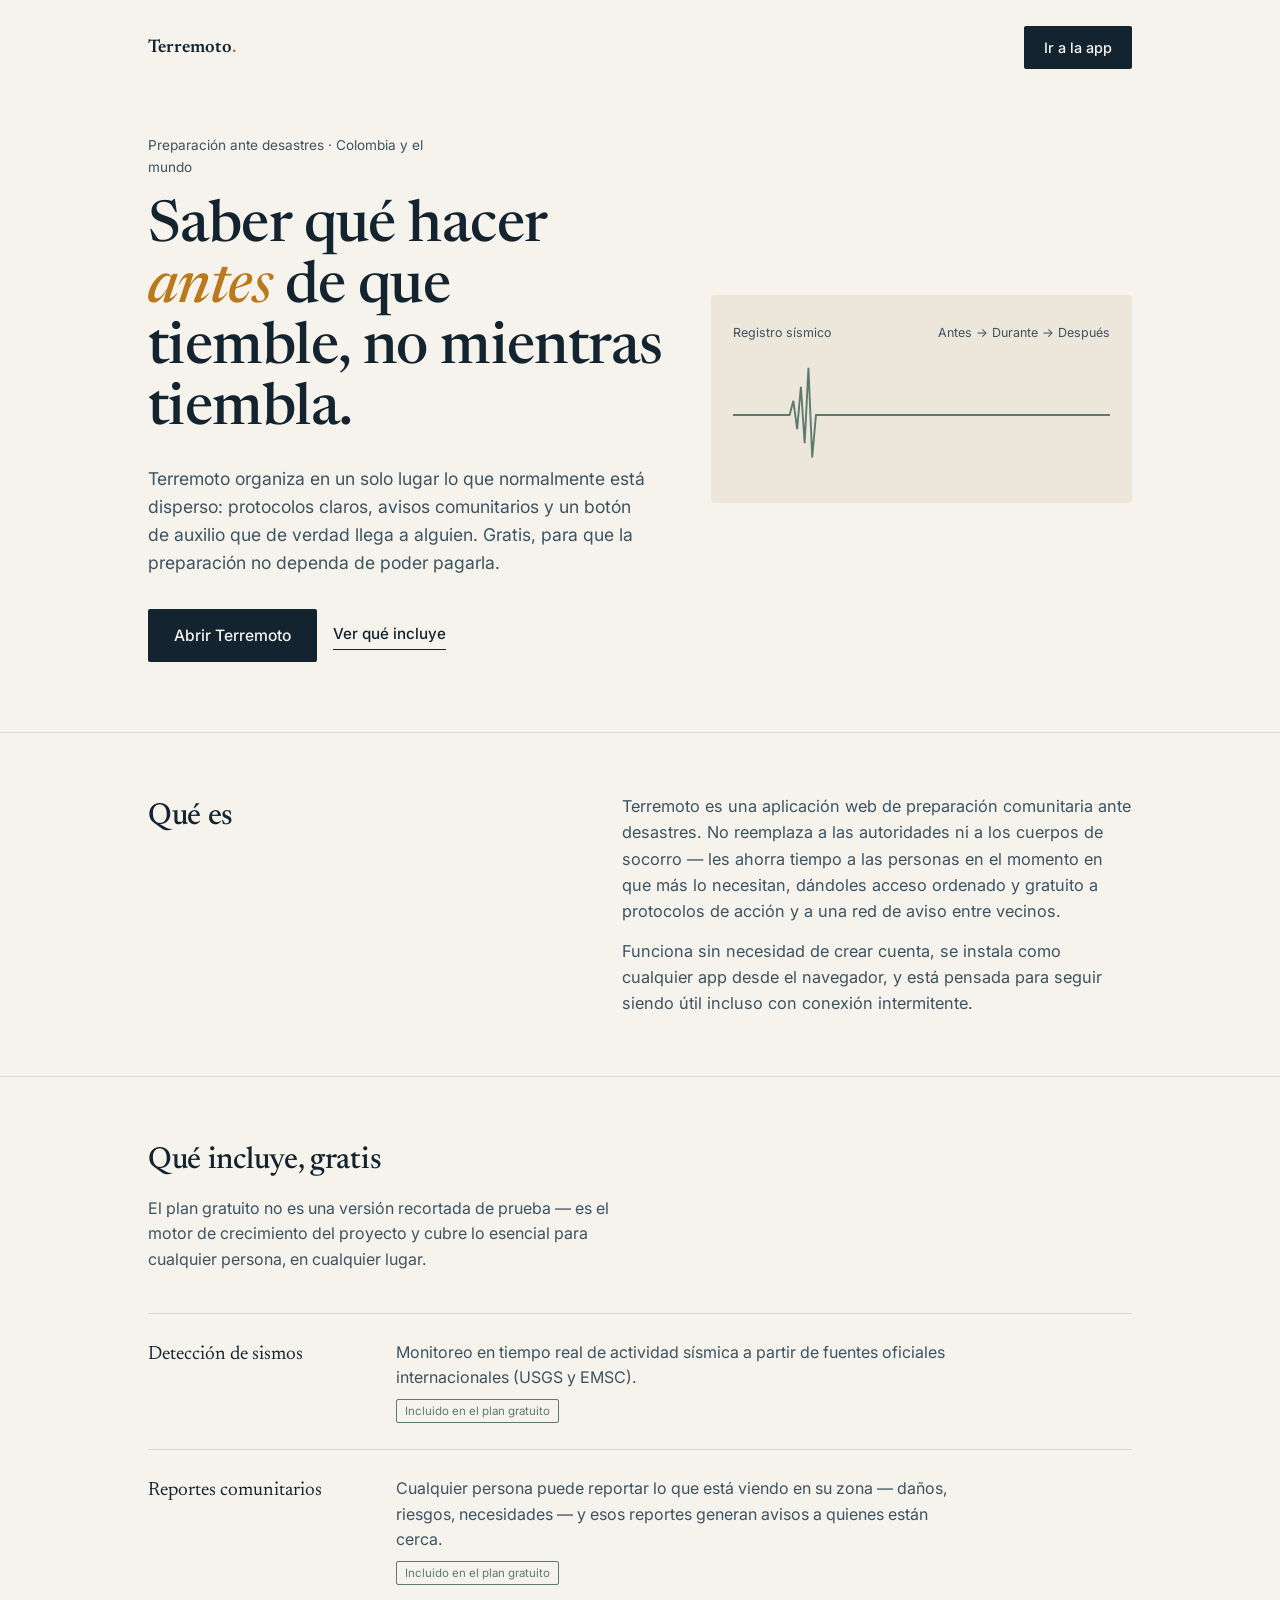
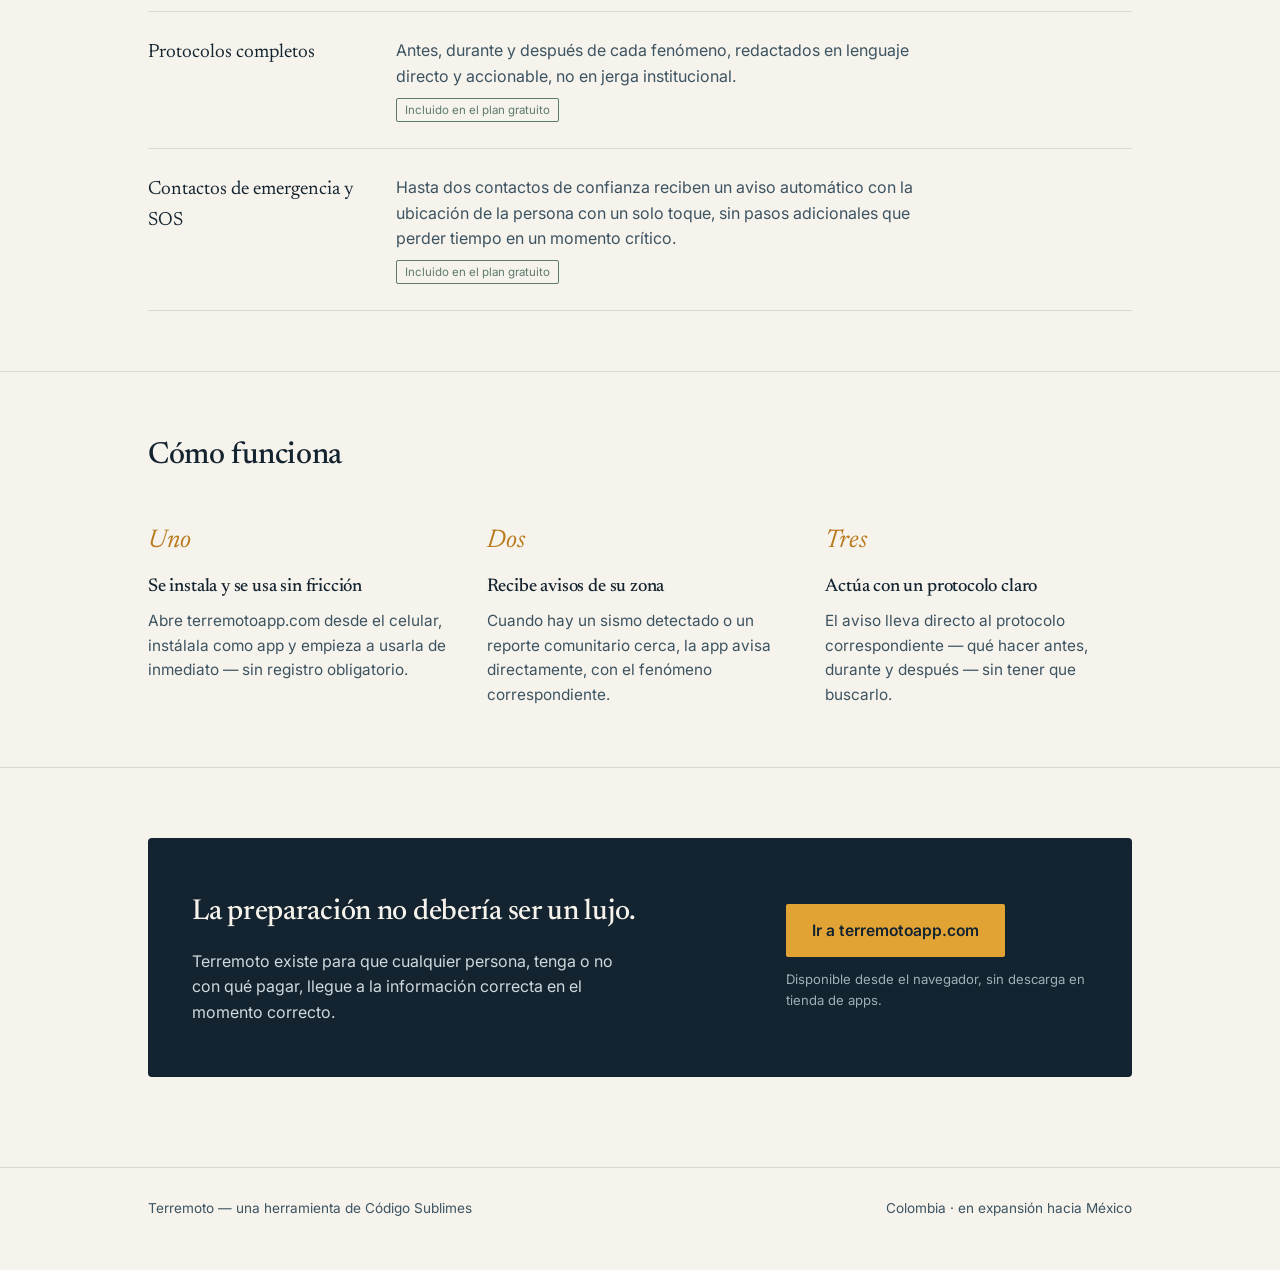
<file: terremoto.html>
<!DOCTYPE html>
<html lang="es">
<head>
<meta charset="UTF-8">
<meta name="viewport" content="width=device-width, initial-scale=1.0">
<title>Terremoto — Preparación ante desastres</title>
<link rel="preconnect" href="https://fonts.googleapis.com">
<link rel="preconnect" href="https://fonts.gstatic.com" crossorigin>
<link href="https://fonts.googleapis.com/css2?family=Newsreader:ital,opsz,wght@0,6..72,400;0,6..72,500;0,6..72,600;1,6..72,400&family=Inter:wght@400;500;600;700&display=swap" rel="stylesheet">
<style>
  :root{
    --ink:#132430;
    --ink-soft:#3c5361;
    --paper:#F6F3EC;
    --paper-dim:#ece7da;
    --signal:#E2A335;
    --signal-deep:#B9791C;
    --line:#12232f22;
    --calm:#5C7A6E;
  }
  *{box-sizing:border-box; margin:0; padding:0;}
  html{scroll-behavior:smooth;}
  body{
    background:var(--paper);
    color:var(--ink);
    font-family:'Inter', sans-serif;
    line-height:1.6;
    -webkit-font-smoothing:antialiased;
  }
  h1,h2,h3{
    font-family:'Newsreader', serif;
    font-weight:500;
    letter-spacing:-0.01em;
    color:var(--ink);
  }
  a{color:inherit;}
  .wrap{max-width:1040px; margin:0 auto; padding:0 28px;}

  /* ---------- NAV ---------- */
  nav{
    display:flex; justify-content:space-between; align-items:center;
    padding:26px 28px; max-width:1040px; margin:0 auto;
  }
  .brand{font-family:'Newsreader', serif; font-size:1.15rem; font-weight:600;}
  .brand span{color:var(--signal-deep);}
  nav a.cta{
    background:var(--ink); color:var(--paper); text-decoration:none;
    padding:10px 20px; border-radius:2px; font-size:0.9rem; font-weight:500;
  }

  /* ---------- HERO ---------- */
  header.hero{padding:40px 0 70px;}
  .hero-grid{
    display:grid; grid-template-columns:1.1fr 0.9fr; gap:48px; align-items:center;
  }
  .eyebrow{
    font-size:0.85rem; color:var(--ink-soft); margin-bottom:18px; max-width:34ch;
  }
  h1.headline{
    font-size:clamp(2.3rem, 4.6vw, 3.6rem);
    line-height:1.06;
    margin-bottom:24px;
  }
  .headline em{font-style:italic; color:var(--signal-deep);}
  .lede{font-size:1.1rem; color:var(--ink-soft); max-width:46ch; margin-bottom:32px;}
  .hero-actions{display:flex; gap:16px; flex-wrap:wrap; align-items:center;}
  .btn-primary{
    background:var(--ink); color:var(--paper); text-decoration:none;
    padding:14px 26px; border-radius:2px; font-weight:500; font-size:0.98rem;
    display:inline-block;
  }
  .btn-secondary{
    color:var(--ink); text-decoration:none; font-weight:500; font-size:0.95rem;
    border-bottom:1px solid var(--ink);
    padding-bottom:2px;
  }

  /* seismograph */
  .seismo-box{
    background:var(--paper-dim); border-radius:4px; padding:28px 22px 22px;
  }
  .seismo-label{
    font-size:0.78rem; color:var(--ink-soft); display:flex; justify-content:space-between;
    margin-bottom:6px;
  }
  svg.wave{width:100%; height:auto; display:block;}
  .wave path{
    fill:none; stroke:var(--signal-deep); stroke-width:2; stroke-linecap:round;
  }
  .wave path.calm{stroke:var(--calm);}

  /* ---------- QUE ES ---------- */
  section.intro{padding:60px 0; border-top:1px solid var(--line);}
  .intro-grid{display:grid; grid-template-columns:0.9fr 1.1fr; gap:56px;}
  .intro-grid h2{font-size:1.9rem; margin-bottom:18px;}
  .intro-grid p{color:var(--ink-soft); font-size:1.02rem; max-width:52ch;}
  .intro-grid p + p{margin-top:14px;}

  /* ---------- FEATURES ---------- */
  section.features{padding:60px 0; border-top:1px solid var(--line);}
  section.features h2{font-size:1.9rem; margin-bottom:10px;}
  .features-sub{color:var(--ink-soft); max-width:50ch; margin-bottom:40px;}
  .feature-list{display:flex; flex-direction:column;}
  .feature-row{
    display:grid; grid-template-columns:220px 1fr; gap:28px;
    padding:26px 0; border-top:1px solid var(--line);
  }
  .feature-row:last-child{border-bottom:1px solid var(--line);}
  .feature-name{font-family:'Newsreader', serif; font-size:1.2rem;}
  .feature-desc{color:var(--ink-soft); max-width:56ch;}
  .tag-free{
    display:inline-block; font-size:0.72rem; color:var(--calm);
    border:1px solid var(--calm); border-radius:2px; padding:2px 8px; margin-top:8px;
  }

  /* ---------- HOW ---------- */
  section.how{padding:60px 0; border-top:1px solid var(--line);}
  section.how h2{font-size:1.9rem; margin-bottom:40px;}
  .how-grid{display:grid; grid-template-columns:repeat(3, 1fr); gap:32px;}
  .how-step .num{
    font-family:'Newsreader', serif; font-style:italic; color:var(--signal-deep);
    font-size:1.6rem; display:block; margin-bottom:10px;
  }
  .how-step h3{font-size:1.15rem; margin-bottom:8px; font-weight:500;}
  .how-step p{color:var(--ink-soft); font-size:0.96rem;}

  /* ---------- CTA ---------- */
  section.closing{
    padding:70px 0 90px; border-top:1px solid var(--line);
  }
  .closing-box{
    background:var(--ink); color:var(--paper); border-radius:4px;
    padding:52px 44px; display:grid; grid-template-columns:1.3fr 0.7fr; gap:32px; align-items:center;
  }
  .closing-box h2{color:var(--paper); font-size:1.8rem; margin-bottom:12px;}
  .closing-box p{color:#cfd8dc; max-width:44ch;}
  .closing-actions{display:flex; flex-direction:column; gap:12px; align-items:flex-start;}
  .btn-on-dark{
    background:var(--signal); color:var(--ink); text-decoration:none;
    padding:14px 26px; border-radius:2px; font-weight:600; font-size:0.98rem;
  }
  .closing-note{font-size:0.82rem; color:#9fb0b8;}

  footer{
    padding:30px 0 50px; border-top:1px solid var(--line);
    color:var(--ink-soft); font-size:0.85rem;
    display:flex; justify-content:space-between; flex-wrap:wrap; gap:10px;
  }

  @media (max-width:760px){
    .hero-grid, .intro-grid, .feature-row, .how-grid, .closing-box{
      grid-template-columns:1fr;
    }
    .closing-box{padding:36px 26px;}
  }
</style>
</head>
<body>

<nav>
  <div class="brand">Terremoto<span>.</span></div>
  <a class="cta" href="https://terremotoapp.com">Ir a la app</a>
</nav>

<header class="hero">
  <div class="wrap hero-grid">
    <div>
      <p class="eyebrow">Preparación ante desastres · Colombia y el mundo</p>
      <h1 class="headline">Saber qué hacer <em>antes</em> de que tiemble, no mientras tiembla.</h1>
      <p class="lede">Terremoto organiza en un solo lugar lo que normalmente está disperso: protocolos claros, avisos comunitarios y un botón de auxilio que de verdad llega a alguien. Gratis, para que la preparación no dependa de poder pagarla.</p>
      <div class="hero-actions">
        <a class="btn-primary" href="https://terremotoapp.com">Abrir Terremoto</a>
        <a class="btn-secondary" href="#que-incluye">Ver qué incluye</a>
      </div>
    </div>
    <div class="seismo-box">
      <div class="seismo-label"><span>Registro sísmico</span><span>Antes → Durante → Después</span></div>
      <svg class="wave" viewBox="0 0 400 140" preserveAspectRatio="none">
        <path class="calm" d="M0,70 L60,70 L64,55 L68,85 L72,40 L76,100 L80,20 L84,115 L88,70 L92,70 L400,70"></path>
      </svg>
    </div>
  </div>
</header>

<section class="intro">
  <div class="wrap intro-grid">
    <h2>Qué es</h2>
    <div>
      <p>Terremoto es una aplicación web de preparación comunitaria ante desastres. No reemplaza a las autoridades ni a los cuerpos de socorro — les ahorra tiempo a las personas en el momento en que más lo necesitan, dándoles acceso ordenado y gratuito a protocolos de acción y a una red de aviso entre vecinos.</p>
      <p>Funciona sin necesidad de crear cuenta, se instala como cualquier app desde el navegador, y está pensada para seguir siendo útil incluso con conexión intermitente.</p>
    </div>
  </div>
</section>

<section class="features" id="que-incluye">
  <div class="wrap">
    <h2>Qué incluye, gratis</h2>
    <p class="features-sub">El plan gratuito no es una versión recortada de prueba — es el motor de crecimiento del proyecto y cubre lo esencial para cualquier persona, en cualquier lugar.</p>
    <div class="feature-list">
      <div class="feature-row">
        <div class="feature-name">Detección de sismos</div>
        <div>
          <p class="feature-desc">Monitoreo en tiempo real de actividad sísmica a partir de fuentes oficiales internacionales (USGS y EMSC).</p>
          <span class="tag-free">Incluido en el plan gratuito</span>
        </div>
      </div>
      <div class="feature-row">
        <div class="feature-name">Reportes comunitarios</div>
        <div>
          <p class="feature-desc">Cualquier persona puede reportar lo que está viendo en su zona — daños, riesgos, necesidades — y esos reportes generan avisos a quienes están cerca.</p>
          <span class="tag-free">Incluido en el plan gratuito</span>
        </div>
      </div>
      <div class="feature-row">
        <div class="feature-name">Protocolos completos</div>
        <div>
          <p class="feature-desc">Antes, durante y después de cada fenómeno, redactados en lenguaje directo y accionable, no en jerga institucional.</p>
          <span class="tag-free">Incluido en el plan gratuito</span>
        </div>
      </div>
      <div class="feature-row">
        <div class="feature-name">Contactos de emergencia y SOS</div>
        <div>
          <p class="feature-desc">Hasta dos contactos de confianza reciben un aviso automático con la ubicación de la persona con un solo toque, sin pasos adicionales que perder tiempo en un momento crítico.</p>
          <span class="tag-free">Incluido en el plan gratuito</span>
        </div>
      </div>
    </div>
  </div>
</section>

<section class="how">
  <div class="wrap">
    <h2>Cómo funciona</h2>
    <div class="how-grid">
      <div class="how-step">
        <span class="num">Uno</span>
        <h3>Se instala y se usa sin fricción</h3>
        <p>Abre terremotoapp.com desde el celular, instálala como app y empieza a usarla de inmediato — sin registro obligatorio.</p>
      </div>
      <div class="how-step">
        <span class="num">Dos</span>
        <h3>Recibe avisos de su zona</h3>
        <p>Cuando hay un sismo detectado o un reporte comunitario cerca, la app avisa directamente, con el fenómeno correspondiente.</p>
      </div>
      <div class="how-step">
        <span class="num">Tres</span>
        <h3>Actúa con un protocolo claro</h3>
        <p>El aviso lleva directo al protocolo correspondiente — qué hacer antes, durante y después — sin tener que buscarlo.</p>
      </div>
    </div>
  </div>
</section>

<section class="closing">
  <div class="wrap">
    <div class="closing-box">
      <div>
        <h2>La preparación no debería ser un lujo.</h2>
        <p>Terremoto existe para que cualquier persona, tenga o no con qué pagar, llegue a la información correcta en el momento correcto.</p>
      </div>
      <div class="closing-actions">
        <a class="btn-on-dark" href="https://terremotoapp.com">Ir a terremotoapp.com</a>
        <span class="closing-note">Disponible desde el navegador, sin descarga en tienda de apps.</span>
      </div>
    </div>
  </div>
</section>

<footer>
  <div class="wrap" style="display:flex; justify-content:space-between; width:100%; flex-wrap:wrap; gap:10px;">
    <span>Terremoto — una herramienta de Código Sublimes</span>
    <span>Colombia · en expansión hacia México</span>
  </div>
</footer>

</body>
</html>
</file>
